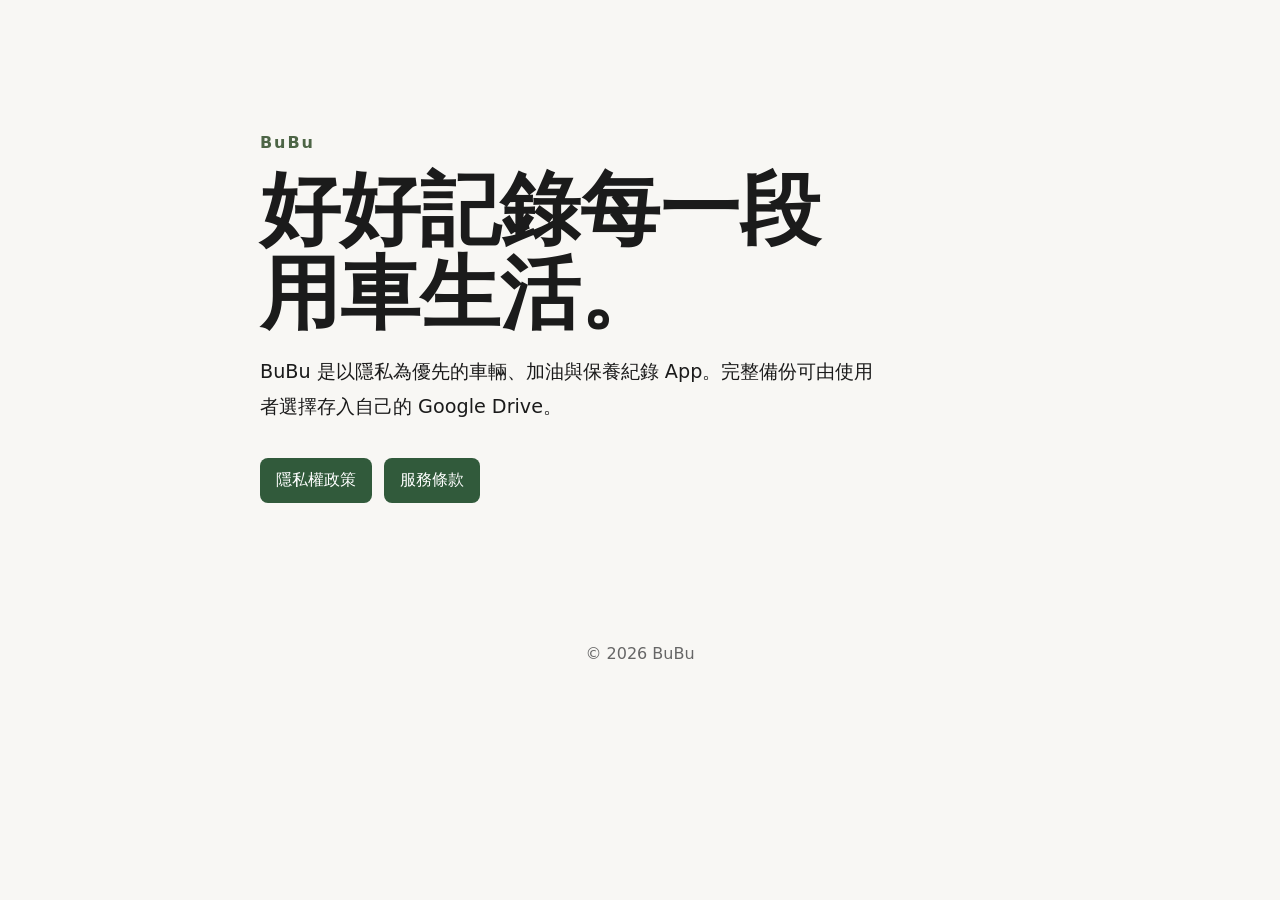
<file: website/public/index.html>
<!doctype html><html lang="zh-Hant"><meta charset="utf-8"><meta name="viewport" content="width=device-width,initial-scale=1"><title>BuBu｜車輛紀錄與備份</title><link rel="stylesheet" href="style.css"><main><p class="eyebrow">BuBu</p><h1>好好記錄每一段<br>用車生活。</h1><p class="lead">BuBu 是以隱私為優先的車輛、加油與保養紀錄 App。完整備份可由使用者選擇存入自己的 Google Drive。</p><div class="actions"><a href="privacy.html">隱私權政策</a><a href="terms.html">服務條款</a></div></main><footer>© 2026 BuBu</footer></html>
</file>
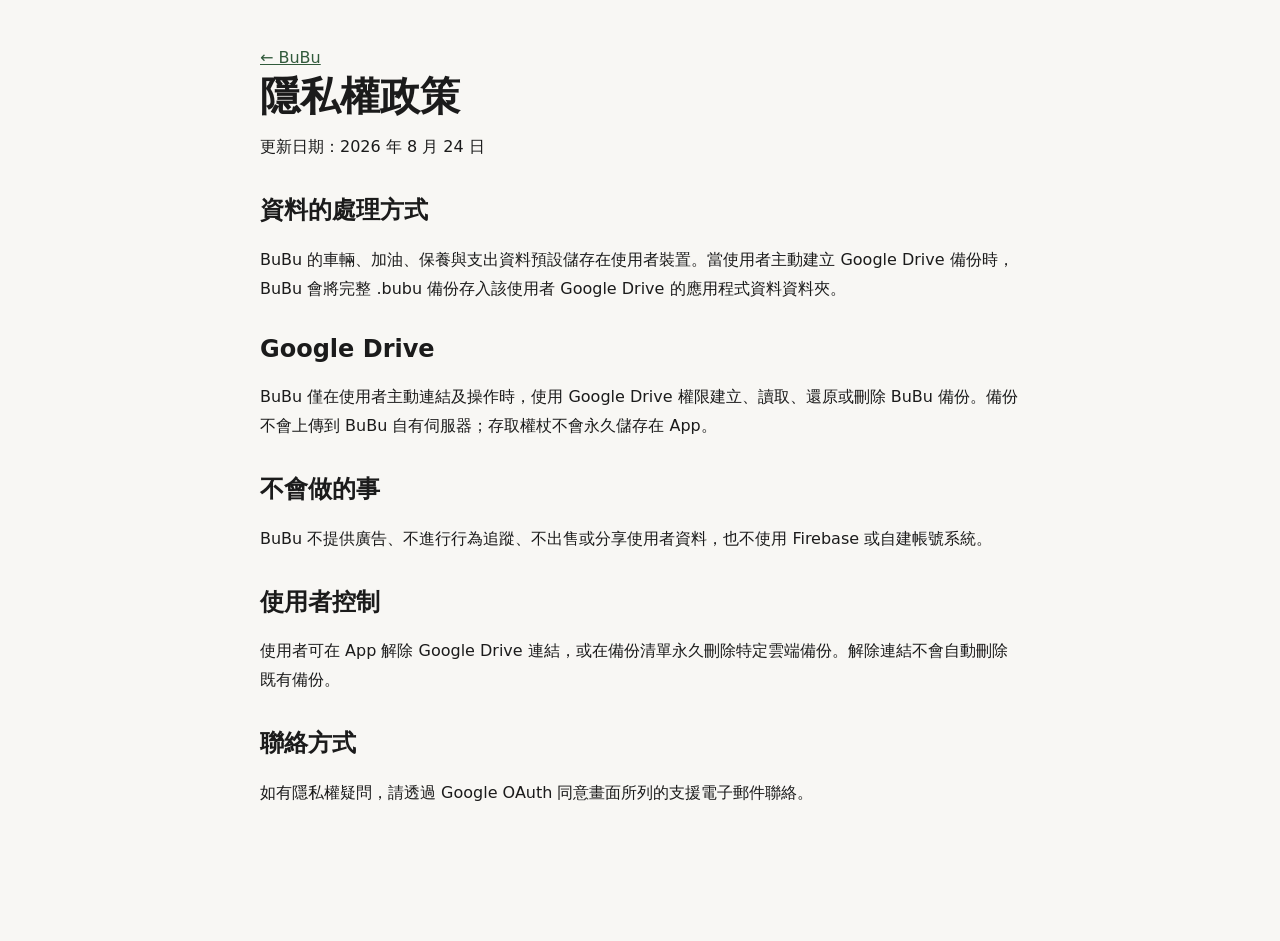
<file: website/public/privacy.html>
<!doctype html><html lang="zh-Hant"><meta charset="utf-8"><meta name="viewport" content="width=device-width,initial-scale=1"><title>BuBu 隱私權政策</title><link rel="stylesheet" href="style.css"><main class="document"><a href="index.html">← BuBu</a><h1>隱私權政策</h1><p>更新日期：2026 年 8 月 24 日</p><h2>資料的處理方式</h2><p>BuBu 的車輛、加油、保養與支出資料預設儲存在使用者裝置。當使用者主動建立 Google Drive 備份時，BuBu 會將完整 .bubu 備份存入該使用者 Google Drive 的應用程式資料資料夾。</p><h2>Google Drive</h2><p>BuBu 僅在使用者主動連結及操作時，使用 Google Drive 權限建立、讀取、還原或刪除 BuBu 備份。備份不會上傳到 BuBu 自有伺服器；存取權杖不會永久儲存在 App。</p><h2>不會做的事</h2><p>BuBu 不提供廣告、不進行行為追蹤、不出售或分享使用者資料，也不使用 Firebase 或自建帳號系統。</p><h2>使用者控制</h2><p>使用者可在 App 解除 Google Drive 連結，或在備份清單永久刪除特定雲端備份。解除連結不會自動刪除既有備份。</p><h2>聯絡方式</h2><p>如有隱私權疑問，請透過 Google OAuth 同意畫面所列的支援電子郵件聯絡。</p></main></html>
</file>
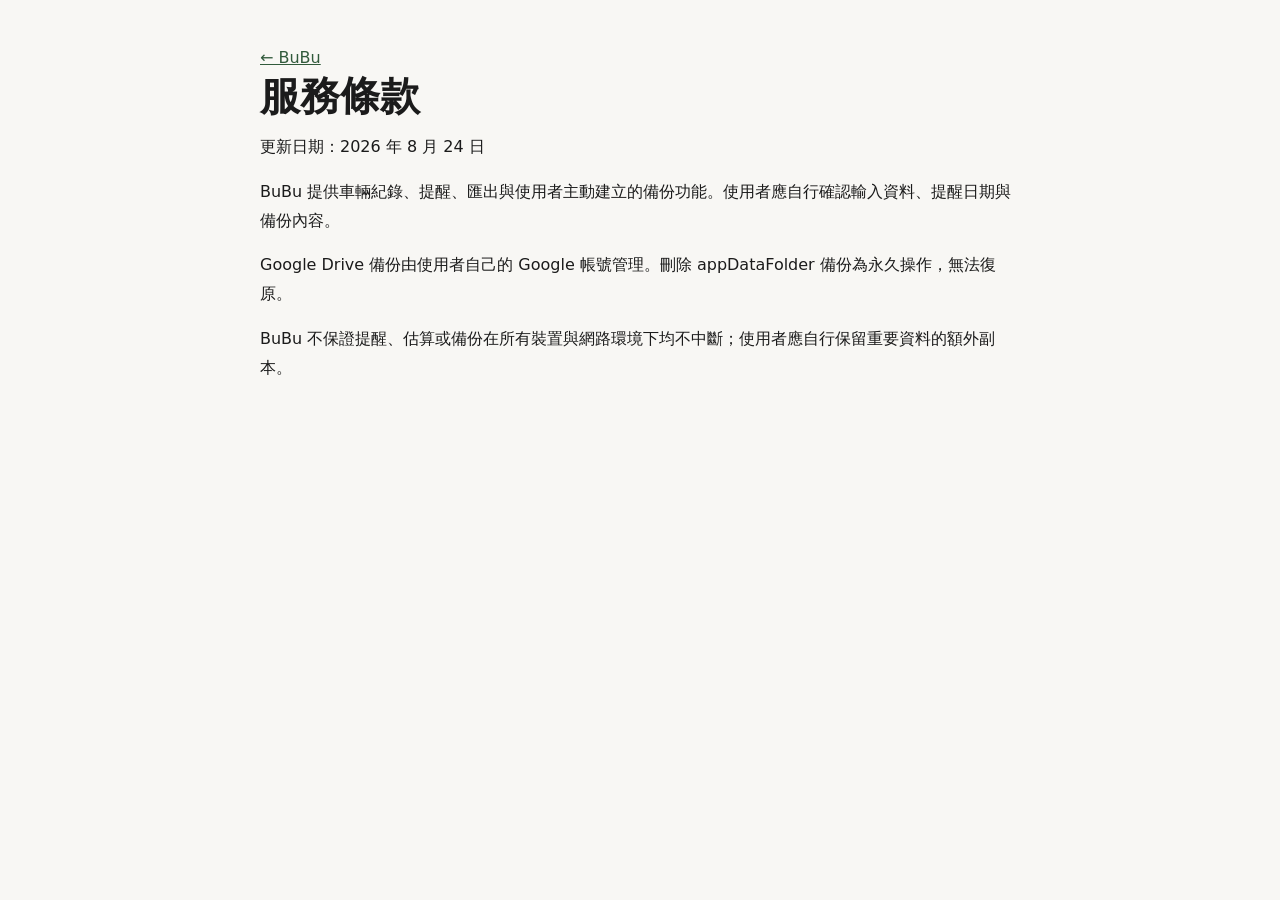
<file: website/public/terms.html>
<!doctype html><html lang="zh-Hant"><meta charset="utf-8"><meta name="viewport" content="width=device-width,initial-scale=1"><title>BuBu 服務條款</title><link rel="stylesheet" href="style.css"><main class="document"><a href="index.html">← BuBu</a><h1>服務條款</h1><p>更新日期：2026 年 8 月 24 日</p><p>BuBu 提供車輛紀錄、提醒、匯出與使用者主動建立的備份功能。使用者應自行確認輸入資料、提醒日期與備份內容。</p><p>Google Drive 備份由使用者自己的 Google 帳號管理。刪除 appDataFolder 備份為永久操作，無法復原。</p><p>BuBu 不保證提醒、估算或備份在所有裝置與網路環境下均不中斷；使用者應自行保留重要資料的額外副本。</p></main></html>
</file>
<file: website/public/style.css>
:root{font-family:system-ui,sans-serif;color:#1b1b1b;background:#f8f7f4}body{margin:0}main{max-width:760px;margin:0 auto;padding:13vh 24px}.eyebrow{color:#4d6546;font-weight:700;letter-spacing:.12em}h1{font-size:clamp(2.5rem,7vw,5rem);line-height:1.05;margin:.2em 0}.lead{font-size:1.2rem;line-height:1.8;max-width:620px}.actions{display:flex;gap:12px;margin-top:34px}.actions a,a{color:#315a3b}.actions a{background:#315a3b;color:white;padding:12px 16px;border-radius:8px;text-decoration:none}footer{padding:24px;text-align:center;color:#666}.document{padding-top:48px}.document h1{font-size:2.5rem}.document h2{margin-top:2rem}.document p{line-height:1.8}
</file>
